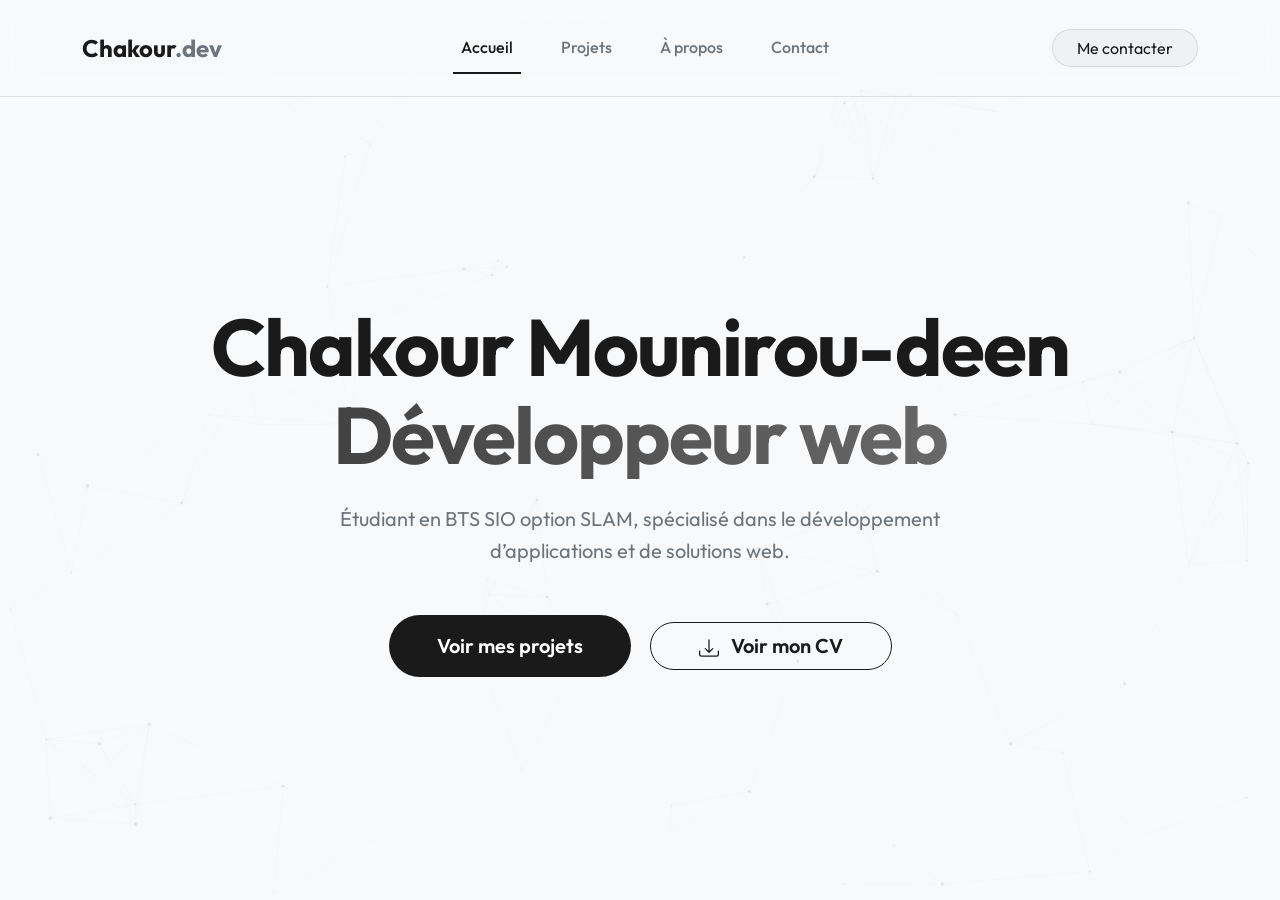
<file: index.html>
<!DOCTYPE html>
<html lang="fr">

<head>
    <meta charset="UTF-8">
    <meta name="viewport" content="width=device-width, initial-scale=1.0">
    <link rel="icon" href="images/br.png">
    <title>Chakour_deen</title>
    <meta name="description"
        content="Portfolio de Chakour Mounirou-deen, Développeur Web Junior spécialisé dans la création d'expériences web élégantes et modernes.">

    <!-- Bootstrap 5 CSS -->
    <link href="https://cdn.jsdelivr.net/npm/bootstrap@5.3.0/dist/css/bootstrap.min.css" rel="stylesheet">
    <!-- Google Fonts: Outfit -->
    <link href="https://fonts.googleapis.com/css2?family=Outfit:wght@300;400;600;700&display=swap" rel="stylesheet">
    <!-- Custom CSS -->
    <link rel="stylesheet" href="style.css">
</head>

<body>
    <canvas id="hero-canvas"></canvas>

    <nav class="navbar navbar-expand-lg fixed-top">
        <div class="container">
            <a class="navbar-brand" href="index.html">Chakour<span>.dev</span></a>
            <button class="navbar-toggler" type="button" data-bs-toggle="collapse" data-bs-target="#navbarNav">
                <span class="navbar-toggler-icon"></span>
            </button>
            <div class="collapse navbar-collapse" id="navbarNav">
                <ul class="navbar-nav mx-auto">
                    <li class="nav-item"><a class="nav-link active" href="index.html">Accueil</a></li>
                    <li class="nav-item"><a class="nav-link" href="projects.html">Projets</a></li>
                    <li class="nav-item"><a class="nav-link" href="about.html">À propos</a></li>
                    <li class="nav-item"><a class="nav-link" href="contact.html">Contact</a></li>
                </ul>
                <a href="https://wa.me/22990645794" target="_blank"
                    class="btn btn-outline-light rounded-pill px-4 btn-contact-nav">Me contacter</a>
            </div>
        </div>
    </nav>

    <header id="accueil" class="hero-section d-flex align-items-center">
        <div class="container text-center">
            <h1 class="hero-title">
                <span class="d-block">Chakour Mounirou-deen</span>
                <span class="d-block gradient-text">Développeur web</span>
            </h1>
            <p class="hero-subtitle mx-auto">
                Étudiant en BTS SIO option SLAM, spécialisé dans le développement d’applications et de solutions web.
            </p>
            <div class="hero-btns mt-5">
                <a href="projects.html" class="btn btn-primary btn-lg rounded-pill px-5 me-3">Voir mes projets</a>
                <a href="cv.pdf" target="_blank" class="btn btn-dark-outline btn-lg rounded-pill px-5">
                    <svg xmlns="http://www.w3.org/2000/svg" width="20" height="20" fill="currentColor"
                        class="bi bi-download me-2" viewBox="0 0 16 16">
                        <path
                            d="M.5 9.9a.5.5 0 0 1 .5.5v2.5a1 1 0 0 0 1 1h12a1 1 0 0 0 1-1v-2.5a.5.5 0 0 1 1 0v2.5a2 2 0 0 1-2 2H2a2 2 0 0 1-2-2v-2.5a.5.5 0 0 1 .5-.5z" />
                        <path
                            d="M7.646 11.854a.5.5 0 0 0 .708 0l3-3a.5.5 0 0 0-.708-.708L8.5 10.293V1.5a.5.5 0 0 0-1 0v8.793L5.354 8.146a.5.5 0 1 0-.708.708l3 3z" />
                    </svg>
                    Voir mon CV
                </a>
            </div>
        </div>
    </header>


    <!-- Bootstrap JS -->
    <script src="https://cdn.jsdelivr.net/npm/bootstrap@5.3.0/dist/js/bootstrap.bundle.min.js"></script>
    <!-- Custom JS -->
    <script src="script.js"></script>
</body>

</html>
</file>
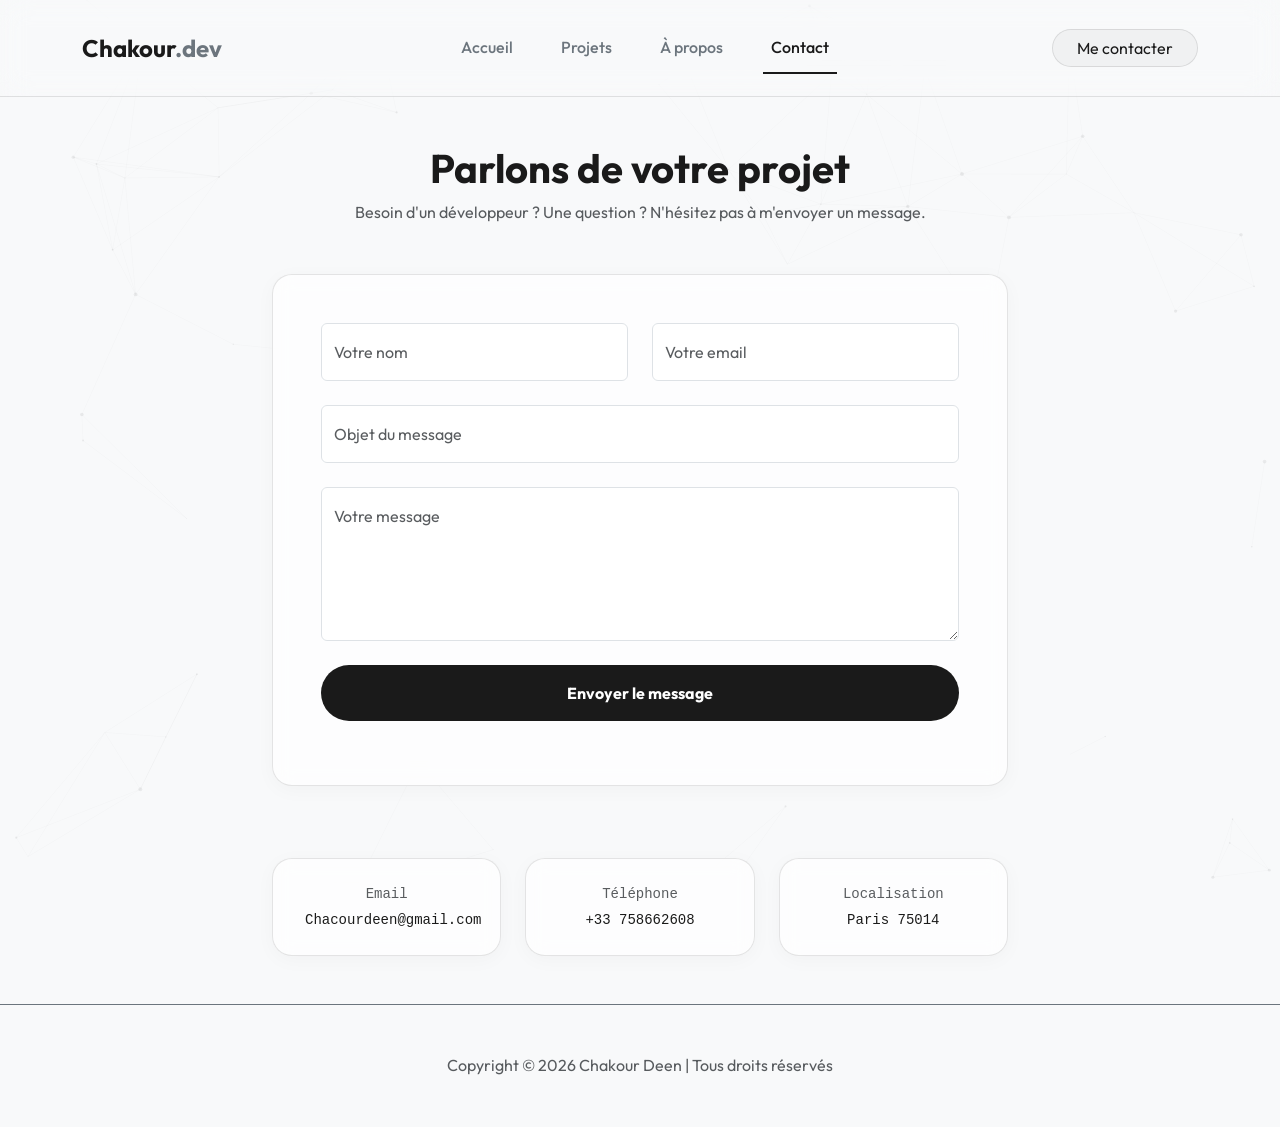
<file: contact.html>
<!DOCTYPE html>
<html lang="fr">

<head>
    <meta charset="UTF-8">
    <meta name="viewport" content="width=device-width, initial-scale=1.0">
    <link rel="icon" href="images/br.png">
    <title>Chakour_deen</title>

    <!-- Bootstrap 5 CSS -->
    <link href="https://cdn.jsdelivr.net/npm/bootstrap@5.3.0/dist/css/bootstrap.min.css" rel="stylesheet">
    <!-- Google Fonts: Outfit -->
    <link href="https://fonts.googleapis.com/css2?family=Outfit:wght@300;400;600;700&display=swap" rel="stylesheet">
    <!-- Custom CSS -->
    <link rel="stylesheet" href="style.css">
</head>

<body>
    <canvas id="hero-canvas"></canvas>

    <nav class="navbar navbar-expand-lg fixed-top">
        <div class="container">
            <a class="navbar-brand" href="index.html">Chakour<span>.dev</span></a>
            <button class="navbar-toggler" type="button" data-bs-toggle="collapse" data-bs-target="#navbarNav">
                <span class="navbar-toggler-icon"></span>
            </button>
            <div class="collapse navbar-collapse" id="navbarNav">
                <ul class="navbar-nav mx-auto">
                    <li class="nav-item"><a class="nav-link" href="index.html">Accueil</a></li>
                    <li class="nav-item"><a class="nav-link" href="projects.html">Projets</a></li>
                    <li class="nav-item"><a class="nav-link" href="about.html">À propos</a></li>
                    <li class="nav-item"><a class="nav-link active" href="contact.html">Contact</a></li>
                </ul>
                <a href="https://wa.me/22990645794" target="_blank"
                    class="btn btn-outline-light rounded-pill px-4 btn-contact-nav">Me contacter</a>
            </div>
        </div>
    </nav>

    <main class="pt-5 mt-5">
        <section class="py-5">
            <div class="container">
                <div class="row justify-content-center">
                    <div class="col-lg-8">
                        <div class="text-center mb-5">
                            <h2 class="section-title">Parlons de votre projet</h2>
                            <p class="text-muted">Besoin d'un développeur ? Une question ? N'hésitez pas à m'envoyer un
                                message.</p>
                        </div>

                        <div class="glass-card p-5">
                            <form id="contactForm" method="post" action="contact.php">
                                <div class="row g-4">
                                    <div class="col-md-6">
                                        <div class="form-group">
                                            <input type="text" name="nom"
                                                class="form-control bg-dark border-secondary text-white py-3"
                                                placeholder="Votre nom" required>
                                        </div>
                                    </div>
                                    <div class="col-md-6">
                                        <div class="form-group">
                                            <input type="email" name="email"
                                                class="form-control bg-dark border-secondary text-white py-3"
                                                placeholder="Votre email" required>
                                        </div>
                                    </div>
                                    <div class="col-12">
                                        <div class="form-group">
                                            <input type="text" name="objet"
                                                class="form-control bg-dark border-secondary text-white py-3"
                                                placeholder="Objet du message" required>
                                        </div>
                                    </div>
                                    <div class="col-12">
                                        <div class="form-group">
                                            <textarea name="message" rows="5"
                                                class="form-control bg-dark border-secondary text-white py-3"
                                                placeholder="Votre message" required></textarea>
                                        </div>
                                    </div>
                                    <div class="col-12 text-center">
                                        <button type="submit"
                                            class="btn btn-primary rounded-pill px-5 py-3 w-100 fw-bold">Envoyer le
                                            message</button>
                                        <div id="formMessage" class="mt-3"></div>
                                    </div>
                                </div>
                            </form>
                        </div>

                        <div class="row mt-5 text-center g-4">
                            <div class="col-md-4">
                                <div class="glass-card py-4 font-monospace">
                                    <div class="small text-muted mb-1">Email</div>
                                    <div class="small">Chacourdeen@gmail.com</div>
                                </div>
                            </div>
                            <div class="col-md-4">
                                <div class="glass-card py-4 font-monospace">
                                    <div class="small text-muted mb-1">Téléphone</div>
                                    <div class="small">+33 758662608</div>
                                </div>
                            </div>
                            <div class="col-md-4">
                                <div class="glass-card py-4 font-monospace">
                                    <div class="small text-muted mb-1">Localisation</div>
                                    <div class="small">Paris 75014</div>
                                </div>
                            </div>
                        </div>
                    </div>
                </div>
            </div>
        </section>
    </main>

    <footer class="py-5 border-top border-secondary">
        <div class="container text-center">
            <p class="text-muted mb-0">Copyright © 2026 Chakour Deen | Tous droits réservés</p>
        </div>
    </footer>

    <!-- Bootstrap JS -->
    <script src="https://cdn.jsdelivr.net/npm/bootstrap@5.3.0/dist/js/bootstrap.bundle.min.js"></script>
    <script src="https://code.jquery.com/jquery-3.6.0.min.js"></script>
    <script src="script.js"></script>
</body>

</html>
</file>
<file: style.css>
:root {
    --bg-light: #f8f9fa;
    --text-dark: #1a1a1a;
    --text-muted: #6c757d;
    --accent-primary: #000000;
    --glass-bg: rgba(0, 0, 0, 0.03);
    --glass-border: rgba(0, 0, 0, 0.1);
    --transition-smooth: all 0.4s cubic-bezier(0.4, 0, 0.2, 1);
}

* {
    margin: 0;
    padding: 0;
    box-sizing: border-box;
}

body {
    background-color: var(--bg-light);
    color: var(--text-dark);
    font-family: 'Outfit', sans-serif;
    overflow-x: hidden;
    line-height: 1.6;
}

/* Canvas Background */
#hero-canvas {
    position: fixed;
    top: 0;
    left: 0;
    width: 100%;
    height: 100%;
    z-index: -1;
    opacity: 0.3;
}

/* Navigation */
.navbar {
    padding: 1.5rem 0;
    background: transparent;
    backdrop-filter: blur(15px);
    border-bottom: 1px solid var(--glass-border);
    transition: var(--transition-smooth);
}

.navbar.scrolled {
    padding: 1rem 0;
    background: rgba(255, 255, 255, 0.9);
    box-shadow: 0 5px 20px rgba(0, 0, 0, 0.05);
}

.navbar-brand {
    font-weight: 700;
    font-size: 1.5rem;
    color: var(--text-dark) !important;
}

.navbar-brand span {
    color: var(--text-muted);
}

.nav-link {
    color: var(--text-muted) !important;
    font-weight: 500;
    margin: 0 1rem;
    position: relative;
    transition: var(--transition-smooth);
}

.nav-link:hover,
.nav-link.active {
    color: var(--text-dark) !important;
}

.nav-link.active::after {
    content: '';
    position: absolute;
    bottom: -5px;
    left: 0;
    width: 100%;
    height: 2px;
    background: var(--text-dark);
}

.btn-contact-nav {
    border-color: var(--glass-border);
    background: var(--glass-bg);
    color: var(--text-dark) !important;
}

/* Hero Section */
.hero-section {
    min-height: 100vh;
    padding-top: 80px;
}

.hero-title {
    font-size: clamp(2.5rem, 8vw, 5rem);
    font-weight: 700;
    letter-spacing: -2px;
    line-height: 1.1;
    color: var(--text-dark);
}

.gradient-text {
    background: linear-gradient(90deg, #333, #777);
    -webkit-background-clip: text;
    background-clip: text;
    -webkit-text-fill-color: transparent;
}

.hero-subtitle {
    font-size: 1.25rem;
    color: var(--text-muted);
    max-width: 600px;
    margin-top: 1.5rem;
}

.btn-primary {
    background-color: var(--text-dark);
    border: none;
    color: #fff;
    font-weight: 600;
    padding: 1rem 2rem;
    transition: var(--transition-smooth);
}

.btn-primary:hover {
    background-color: #333;
    transform: translateY(-3px);
    box-shadow: 0 10px 30px rgba(0, 0, 0, 0.1);
}

.btn-dark-outline {
    background: transparent;
    border: 1px solid var(--text-dark);
    color: var(--text-dark);
    font-weight: 600;
    transition: var(--transition-smooth);
}

.btn-dark-outline:hover {
    background: var(--text-dark);
    color: #fff;
    transform: translateY(-3px);
}

/* Projects Section */
.section-title {
    font-weight: 700;
    font-size: 2.5rem;
    color: var(--text-dark);
}

.project-card {
    background: #fff;
    border: 1px solid var(--glass-border);
    border-radius: 20px;
    overflow: hidden;
    transition: var(--transition-smooth);
    height: 100%;
    box-shadow: 0 5px 15px rgba(0, 0, 0, 0.02);
}

.project-card:hover {
    transform: translateY(-10px);
    border-color: var(--text-dark);
    box-shadow: 0 15px 40px rgba(0, 0, 0, 0.08);
}

.project-img-wrapper {
    height: 250px;
    background: #f0f0f0;
    display: flex;
    align-items: center;
    justify-content: center;
}

.project-content {
    padding: 1.5rem;
}

.project-tag {
    font-size: 0.75rem;
    text-transform: uppercase;
    letter-spacing: 1px;
    color: var(--text-muted);
    margin-bottom: 0.5rem;
    display: block;
}

.project-title {
    font-size: 1.5rem;
    font-weight: 600;
    margin-bottom: 0.5rem;
    color: var(--text-dark);
}

.project-desc {
    color: var(--text-muted);
    font-size: 0.95rem;
}

/* Glass Card Utility */
.glass-card {
    background: rgba(255, 255, 255, 0.7);
    border: 1px solid var(--glass-border);
    backdrop-filter: blur(10px);
    border-radius: 20px;
    padding: 2rem;
    transition: var(--transition-smooth);
    box-shadow: 0 4px 20px rgba(0, 0, 0, 0.03);
}

.glass-card:hover {
    border-color: var(--text-dark);
    transform: translateY(-5px);
}

/* Timeline/Experience */
.timeline {
    position: relative;
    padding-left: 1rem;
}

.timeline::before {
    content: '';
    position: absolute;
    left: 0;
    top: 0;
    height: 100%;
    width: 2px;
    background: var(--glass-border);
}

.timeline .glass-card {
    position: relative;
    margin-bottom: 2rem;
}

.timeline .glass-card::before {
    content: '';
    position: absolute;
    left: -1.45rem;
    top: 2rem;
    width: 14px;
    height: 14px;
    background: var(--text-dark);
    border: 3px solid var(--bg-light);
    border-radius: 50%;
}

.badge.bg-primary {
    background-color: var(--text-dark) !important;
    color: #fff;
}

/* Layout Utilities */
.lead {
    font-size: 1.1rem;
    color: var(--text-muted);
}

.btn-link {
    color: var(--text-dark) !important;
    font-weight: 600;
}

.btn-close-white {
    filter: invert(1);
}

.modal-content.glass-card {
    background: rgba(255, 255, 255, 0.95);
}

/* Scrollbar */
::-webkit-scrollbar {
    width: 8px;
}

::-webkit-scrollbar-track {
    background: var(--bg-light);
}

::-webkit-scrollbar-thumb {
    background: #ccc;
    border-radius: 10px;
    border: 2px solid var(--bg-light);
}

::-webkit-scrollbar-thumb:hover {
    background: #999;
}

/* Contact Form Overrides */
.form-control {
    background-color: #fff !important;
    color: var(--text-dark) !important;
    border-color: #dee2e6 !important;
}

.form-control:focus {
    border-color: var(--text-dark) !important;
    box-shadow: 0 0 0 0.25rem rgba(0, 0, 0, 0.05);
}
</file>
